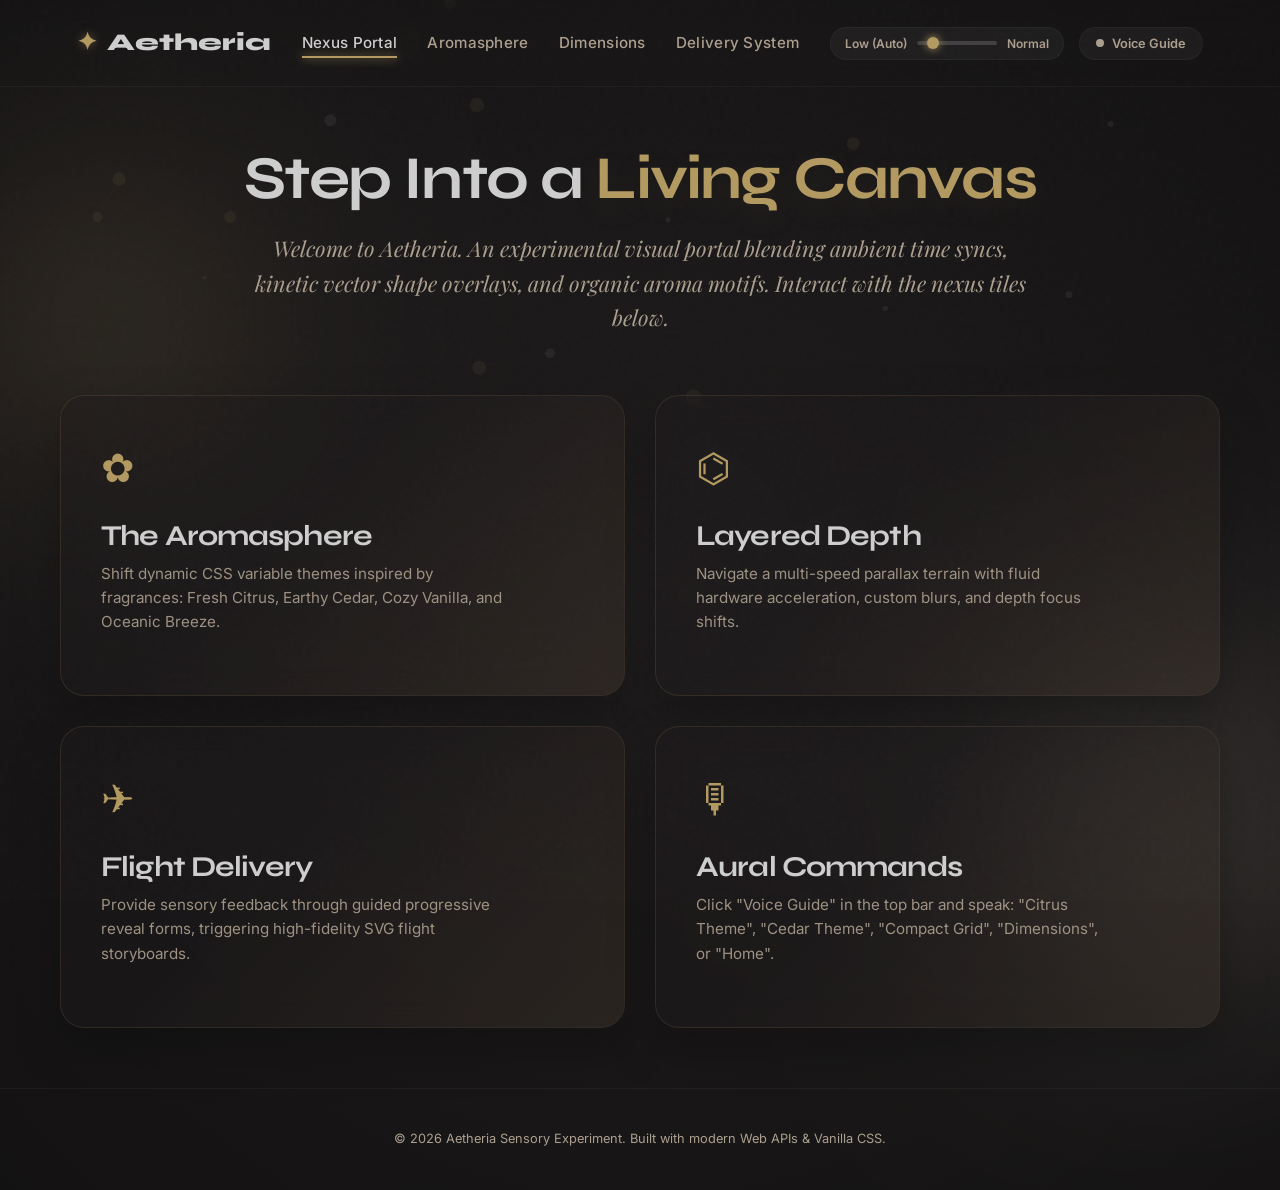
<file: index.html>
<!DOCTYPE html>
<html lang="en" data-scent="vanilla">
<head>
  <meta charset="UTF-8">
  <meta name="viewport" content="width=device-width, initial-scale=1.0">
  <title>Aetheria - The Sensory & Data Canvas</title>
  <meta name="description" content="Explore Aetheria: a high-fidelity sensory frontend blending ambient light syncing, voice highlights, morphing navigation tiles, and abstract data sketchpads.">
  <link rel="stylesheet" href="css/style.css">
</head>
<body>

  <!-- FEATURE 2: DYNAMIC SHAPE OVERLAY CANVAS -->
  <div class="overlay-canvas-container">
    <canvas id="overlayCanvas"></canvas>
  </div>

  <!-- Shared Floating Accent Bubbles -->
  <div class="ambient-glow glow-1"></div>
  <div class="ambient-glow glow-2"></div>

  <!-- Premium Header & Global Controls -->
  <header class="app-header">
    <div class="app-logo">
      <span>✦</span> Aetheria
    </div>
    <nav>
      <ul class="nav-links">
        <li><a href="index.html" class="active">Nexus Portal</a></li>
        <li><a href="sensory.html">Aromasphere</a></li>
        <li><a href="dimensions.html">Dimensions</a></li>
        <li><a href="feedback.html">Delivery System</a></li>
      </ul>
    </nav>

    <div class="ambient-controls">
      <!-- FEATURE 3: CONTEXT-SENSITIVE AMBIENT SLIDER -->
      <div class="ambient-slider-panel" id="ambientHighlighter">
        <span id="timeDisplay">12:00</span>
        <input type="range" min="0" max="1" step="0.05" value="0.5" class="ambient-range" id="ambientSlider" aria-label="Ambient Sync Simulator">
        <span>Normal</span>
      </div>

      <!-- FEATURE 7: VOICE ASSISTED TRIGGER -->
      <button class="voice-indicator" id="voiceTrigger" aria-label="Toggle Voice Control">
        <div class="mic-pulse"></div>
        <span>Voice Guide</span>
      </button>
    </div>
  </header>

  <!-- Hero Introductory Headline Section -->
  <main class="nexus-portal">
    <section style="text-align: center; margin-bottom: 60px; max-width: 800px; margin-left: auto; margin-right: auto;">
      <h1 style="font-size: 3.8rem; margin-bottom: 20px; line-height: 1.05;">
        Step Into a <span style="color: var(--color-accent); text-shadow: var(--scent-glow);">Living Canvas</span>
      </h1>
      <p style="font-family: var(--font-serif); font-style: italic; font-size: 1.35rem; color: var(--color-secondary); line-height: 1.6;">
        Welcome to Aetheria. An experimental visual portal blending ambient time syncs, kinetic vector shape overlays, and organic aroma motifs. Interact with the nexus tiles below.
      </p>
    </section>

    <!-- FEATURE 1: MORPHING NAVIGATION TILES -->
    <div class="portal-grid">
      <!-- Tile 1: The Aromasphere -->
      <div class="portal-tile voice-highlight-target" id="aromasphereTile" onclick="window.location.href='sensory.html'">
        <div class="tile-overlay-gradient"></div>
        <div class="tile-content">
          <div class="tile-icon">✿</div>
          <h2 class="tile-title">The Aromasphere</h2>
          <p class="tile-desc">Shift dynamic CSS variable themes inspired by fragrances: Fresh Citrus, Earthy Cedar, Cozy Vanilla, and Oceanic Breeze.</p>
          <div class="tile-submenu" onclick="event.stopPropagation();">
            <ul class="submenu-links">
              <li><button class="submenu-btn" onclick="window.location.href='sensory.html'">Enter Lab</button></li>
              <li><button class="submenu-btn" onclick="highlightSelector('#aromasphereTile')">Highlight</button></li>
            </ul>
          </div>
        </div>
      </div>

      <!-- Tile 2: Depth Scrolling -->
      <div class="portal-tile voice-highlight-target" id="dimensionsTile" onclick="window.location.href='dimensions.html'">
        <div class="tile-overlay-gradient"></div>
        <div class="tile-content">
          <div class="tile-icon">⌬</div>
          <h2 class="tile-title">Layered Depth</h2>
          <p class="tile-desc">Navigate a multi-speed parallax terrain with fluid hardware acceleration, custom blurs, and depth focus shifts.</p>
          <div class="tile-submenu" onclick="event.stopPropagation();">
            <ul class="submenu-links">
              <li><button class="submenu-btn" onclick="window.location.href='dimensions.html'">Dive Deep</button></li>
              <li><button class="submenu-btn" onclick="highlightSelector('#dimensionsTile')">Highlight</button></li>
            </ul>
          </div>
        </div>
      </div>

      <!-- Tile 3: Progressive Form Delivery -->
      <div class="portal-tile voice-highlight-target" id="deliveryTile" onclick="window.location.href='feedback.html'">
        <div class="tile-overlay-gradient"></div>
        <div class="tile-content">
          <div class="tile-icon">✈</div>
          <h2 class="tile-title">Flight Delivery</h2>
          <p class="tile-desc">Provide sensory feedback through guided progressive reveal forms, triggering high-fidelity SVG flight storyboards.</p>
          <div class="tile-submenu" onclick="event.stopPropagation();">
            <ul class="submenu-links">
              <li><button class="submenu-btn" onclick="window.location.href='feedback.html'">Launch Survey</button></li>
              <li><button class="submenu-btn" onclick="highlightSelector('#deliveryTile')">Highlight</button></li>
            </ul>
          </div>
        </div>
      </div>

      <!-- Tile 4: Ambient Core -->
      <div class="portal-tile voice-highlight-target" id="voiceTile">
        <div class="tile-overlay-gradient"></div>
        <div class="tile-content">
          <div class="tile-icon">🎙</div>
          <h2 class="tile-title">Aural Commands</h2>
          <p class="tile-desc">Click "Voice Guide" in the top bar and speak: "Citrus Theme", "Cedar Theme", "Compact Grid", "Dimensions", or "Home".</p>
          <div class="tile-submenu" onclick="event.stopPropagation();">
            <ul class="submenu-links">
              <li><button class="submenu-btn" onclick="document.getElementById('voiceTrigger').click()">Start Voice</button></li>
              <li><button class="submenu-btn" onclick="highlightSelector('#voiceTile')">Highlight</button></li>
            </ul>
          </div>
        </div>
      </div>
    </div>
  </main>

  <footer style="text-align: center; padding: 40px; border-top: 1px solid rgba(255,255,255,0.05); font-size: 0.8rem; color: var(--color-secondary);">
    <p>© 2026 Aetheria Sensory Experiment. Built with modern Web APIs & Vanilla CSS.</p>
  </footer>

  <script src="js/app.js"></script>
</body>
</html>
</file>
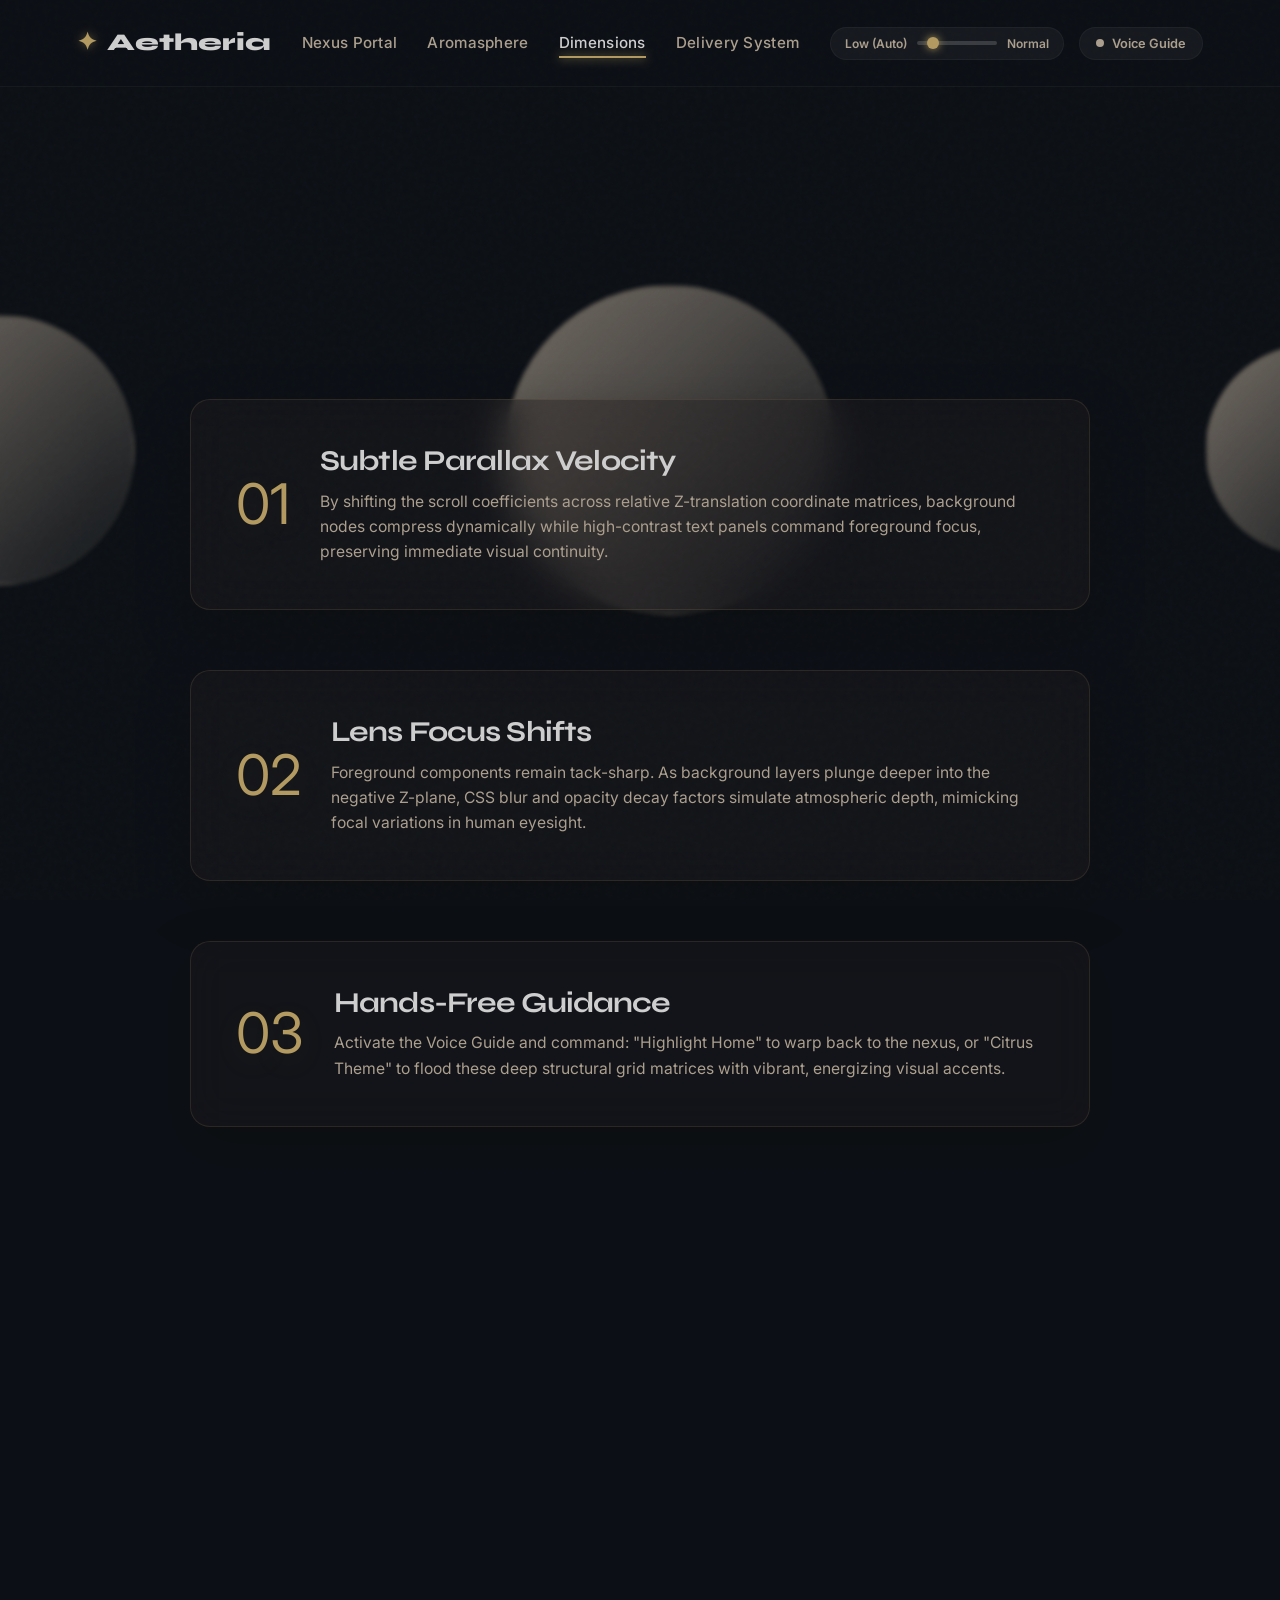
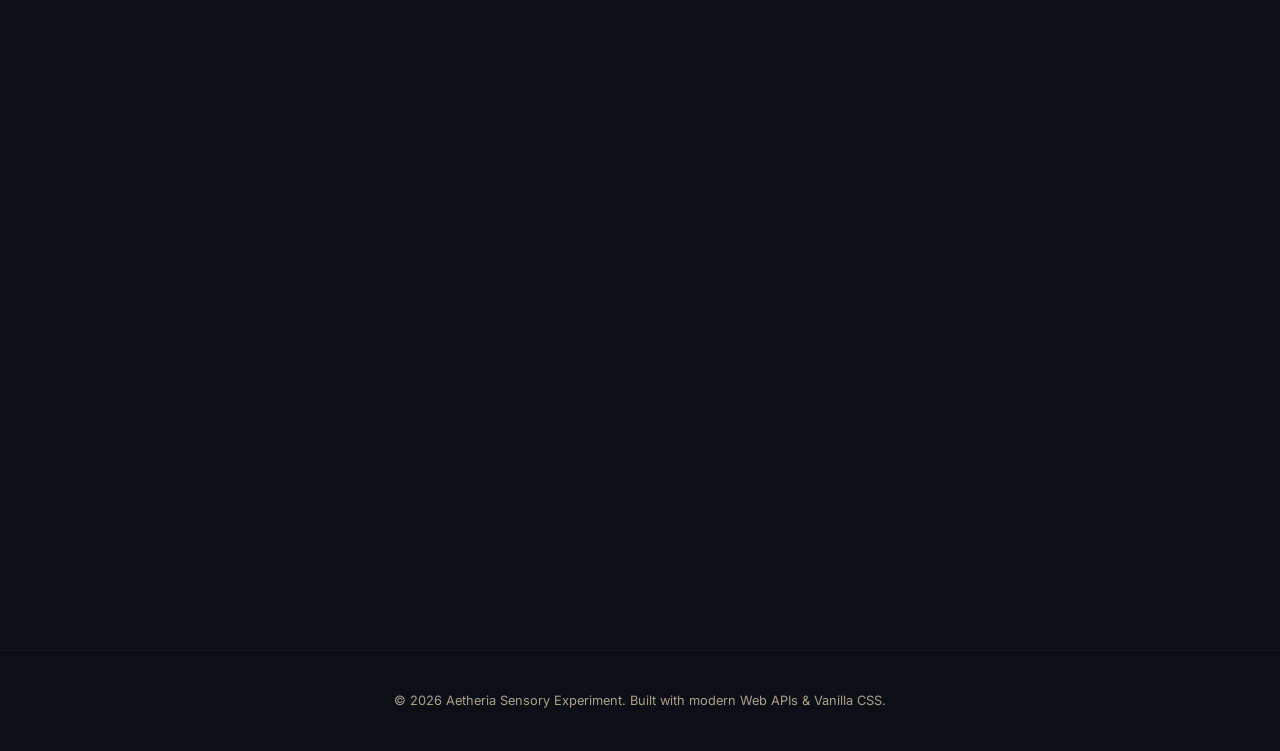
<file: dimensions.html>
<!DOCTYPE html>
<html lang="en" data-scent="vanilla">
<head>
  <meta charset="UTF-8">
  <meta name="viewport" content="width=device-width, initial-scale=1.0">
  <title>Layered Depth Parallax - Aetheria</title>
  <meta name="description" content="Immerse in deep space layered depth scrolling with high-performance CSS 3D parallax, focus shifts, and glassmorphism in Aetheria.">
  <link rel="stylesheet" href="css/style.css">
</head>
<body>

  <!-- BACKGROUND SHAPE OVERLAY CANVAS -->
  <div class="overlay-canvas-container">
    <canvas id="overlayCanvas"></canvas>
  </div>

  <div class="ambient-glow glow-1"></div>
  <div class="ambient-glow glow-2"></div>

  <!-- Premium Header & Global Controls -->
  <header class="app-header" style="position: fixed; background: rgba(2, 7, 14, 0.45);">
    <div class="app-logo" onclick="window.location.href='index.html'" style="cursor: pointer;">
      <span>✦</span> Aetheria
    </div>
    <nav>
      <ul class="nav-links">
        <li><a href="index.html">Nexus Portal</a></li>
        <li><a href="sensory.html">Aromasphere</a></li>
        <li><a href="dimensions.html" class="active">Dimensions</a></li>
        <li><a href="feedback.html">Delivery System</a></li>
      </ul>
    </nav>

    <div class="ambient-controls">
      <div class="ambient-slider-panel">
        <span id="timeDisplay">12:00</span>
        <input type="range" min="0" max="1" step="0.05" value="0.5" class="ambient-range" id="ambientSlider" aria-label="Ambient Sync Simulator">
        <span>Normal</span>
      </div>

      <button class="voice-indicator" id="voiceTrigger" aria-label="Toggle Voice Control">
        <div class="mic-pulse"></div>
        <span>Voice Guide</span>
      </button>
    </div>
  </header>

  <!-- FEATURE 5: LAYERED DEPTH SCROLLING PARALLAX CONTAINER -->
  <div class="parallax-viewport">
    
    <!-- Depth Layer 1: Far Dot Grid Background -->
    <div class="parallax-layer layer-depth-far"></div>

    <!-- Depth Layer 2: Mid-ground Floating Abstract Shapes -->
    <div class="parallax-layer layer-depth-mid">
      <div class="parallax-geometric-orb" style="top: 20%; left: 10%;"></div>
      <div class="parallax-geometric-orb" style="top: 60%; right: 15%; width: 220px; height: 220px; animation-duration: 35s;"></div>
      <div class="parallax-geometric-orb" style="top: 85%; left: 20%; width: 140px; height: 140px; animation-direction: reverse;"></div>
    </div>

    <!-- Depth Layer 3: Foreground Content Cards (Scrolls 1:1) -->
    <div class="parallax-layer layer-depth-front">
      
      <!-- Primary Title Panel -->
      <section class="parallax-hero-box voice-highlight-target" id="parallaxHero">
        <span class="step-label">Visual Dimensionality</span>
        <h1 class="parallax-title">Layered Depth</h1>
        <p class="parallax-lead">Scroll to drift across visual layers of three-dimensional space.</p>
        <div class="parallax-scroll-indicator">
          <span>Scroll to Explore</span>
          <div class="scroll-mouse-wheel"></div>
        </div>
      </section>

      <!-- Detailed Interactive Narrative Blocks (Scrolled dynamically into view) -->
      <section style="margin-top: 50vh; display: flex; flex-direction: column; gap: 60px; max-width: 900px; padding-bottom: 20vh;">
        
        <!-- Info Card 1 -->
        <div class="glass-panel voice-highlight-target" id="depthPanel1" style="display: flex; gap: 30px; align-items: center; padding: 45px;">
          <div style="font-size: 3.5rem; color: var(--color-accent); text-shadow: var(--scent-glow);">01</div>
          <div>
            <h2 style="font-size: 1.8rem; margin-bottom: 12px; color: #ffffff;">Subtle Parallax Velocity</h2>
            <p style="color: var(--color-secondary); font-size: 0.98rem; line-height: 1.6;">
              By shifting the scroll coefficients across relative Z-translation coordinate matrices, background nodes compress dynamically while high-contrast text panels command foreground focus, preserving immediate visual continuity.
            </p>
          </div>
        </div>

        <!-- Info Card 2 -->
        <div class="glass-panel voice-highlight-target" id="depthPanel2" style="display: flex; gap: 30px; align-items: center; padding: 45px;">
          <div style="font-size: 3.5rem; color: var(--color-accent); text-shadow: var(--scent-glow);">02</div>
          <div>
            <h2 style="font-size: 1.8rem; margin-bottom: 12px; color: #ffffff;">Lens Focus Shifts</h2>
            <p style="color: var(--color-secondary); font-size: 0.98rem; line-height: 1.6;">
              Foreground components remain tack-sharp. As background layers plunge deeper into the negative Z-plane, CSS blur and opacity decay factors simulate atmospheric depth, mimicking focal variations in human eyesight.
            </p>
          </div>
        </div>

        <!-- Info Card 3 -->
        <div class="glass-panel voice-highlight-target" id="depthPanel3" style="display: flex; gap: 30px; align-items: center; padding: 45px;">
          <div style="font-size: 3.5rem; color: var(--color-accent); text-shadow: var(--scent-glow);">03</div>
          <div>
            <h2 style="font-size: 1.8rem; margin-bottom: 12px; color: #ffffff;">Hands-Free Guidance</h2>
            <p style="color: var(--color-secondary); font-size: 0.98rem; line-height: 1.6;">
              Activate the Voice Guide and command: "Highlight Home" to warp back to the nexus, or "Citrus Theme" to flood these deep structural grid matrices with vibrant, energizing visual accents.
            </p>
          </div>
        </div>

      </section>

    </div>
  </div>

  <footer style="text-align: center; padding: 40px; background: #02070e; border-top: 1px solid rgba(255,255,255,0.05); font-size: 0.8rem; color: var(--color-secondary); position: relative; z-index: 100;">
    <p>© 2026 Aetheria Sensory Experiment. Built with modern Web APIs & Vanilla CSS.</p>
  </footer>

  <script src="js/app.js"></script>
</body>
</html>
</file>
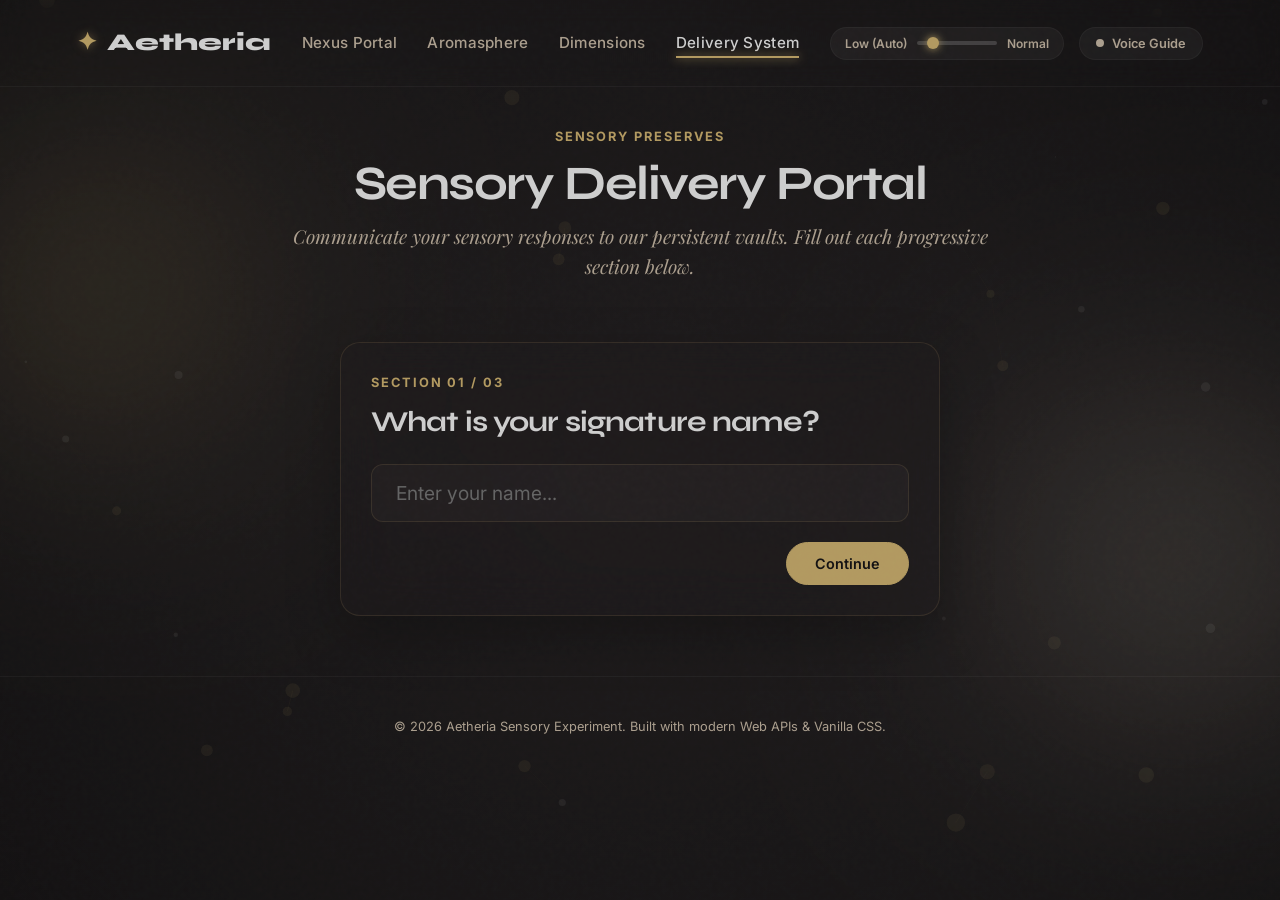
<file: feedback.html>
<!DOCTYPE html>
<html lang="en" data-scent="vanilla">
<head>
  <meta charset="UTF-8">
  <meta name="viewport" content="width=device-width, initial-scale=1.0">
  <title>Sensory Delivery System - Aetheria</title>
  <meta name="description" content="Engage with our progressive reveal form and experience the beautiful high-fidelity SVG paper plane storyboard micro-interaction in Aetheria.">
  <link rel="stylesheet" href="css/style.css">
</head>
<body>

  <!-- BACKGROUND SHAPE OVERLAY CANVAS -->
  <div class="overlay-canvas-container">
    <canvas id="overlayCanvas"></canvas>
  </div>

  <div class="ambient-glow glow-1"></div>
  <div class="ambient-glow glow-2"></div>

  <!-- Premium Header & Global Controls -->
  <header class="app-header">
    <div class="app-logo" onclick="window.location.href='index.html'" style="cursor: pointer;">
      <span>✦</span> Aetheria
    </div>
    <nav>
      <ul class="nav-links">
        <li><a href="index.html">Nexus Portal</a></li>
        <li><a href="sensory.html">Aromasphere</a></li>
        <li><a href="dimensions.html">Dimensions</a></li>
        <li><a href="feedback.html" class="active">Delivery System</a></li>
      </ul>
    </nav>

    <div class="ambient-controls">
      <div class="ambient-slider-panel">
        <span id="timeDisplay">12:00</span>
        <input type="range" min="0" max="1" step="0.05" value="0.5" class="ambient-range" id="ambientSlider" aria-label="Ambient Sync Simulator">
        <span>Normal</span>
      </div>

      <button class="voice-indicator" id="voiceTrigger" aria-label="Toggle Voice Control">
        <div class="mic-pulse"></div>
        <span>Voice Guide</span>
      </button>
    </div>
  </header>

  <main>
    <section class="gallery-section" style="margin-top: 40px; text-align: center; margin-bottom: 40px;">
      <span class="step-label">Sensory Preserves</span>
      <h1 class="gallery-title" style="font-size: 3rem; margin-top: 10px;">Sensory Delivery Portal</h1>
      <p style="color: var(--color-secondary); font-family: var(--font-serif); font-style: italic; font-size: 1.2rem; margin-top: 10px; max-width: 700px; margin-left: auto; margin-right: auto;">
        Communicate your sensory responses to our persistent vaults. Fill out each progressive section below.
      </p>
    </section>

    <!-- FEATURE 6: PROGRESSIVE REVEAL FORM -->
    <div class="progressive-form-container glass-panel voice-highlight-target" id="surveyPanel">
      <form id="sensorySurvey" onsubmit="event.preventDefault();">
        
        <!-- Step 1: Signature -->
        <div class="form-step active" data-step="0">
          <span class="step-label">Section 01 / 03</span>
          <h2 class="step-question">What is your signature name?</h2>
          <input type="text" class="input-box" id="sigName" placeholder="Enter your name..." required autocomplete="off">
          <div class="form-navigation">
            <button type="button" class="form-btn form-btn-next">Continue</button>
          </div>
        </div>

        <!-- Step 2: Scent Dropdown -->
        <div class="form-step" data-step="1">
          <span class="step-label">Section 02 / 03</span>
          <h2 class="step-question">Which primary scent evokes your focus?</h2>
          <select class="input-box" id="sigScent" style="background-color: var(--bg-primary);">
            <option value="citrus">Fresh Sicilian Citrus</option>
            <option value="cedar">Earthy Atlas Cedarwood</option>
            <option value="vanilla" selected>Cozy Madagascar Vanilla</option>
            <option value="breeze">Oceanic Salted Breeze</option>
          </select>
          <div class="form-navigation">
            <button type="button" class="form-btn form-btn-next">Continue</button>
          </div>
        </div>

        <!-- Step 3: Free Memory -->
        <div class="form-step" data-step="2">
          <span class="step-label">Section 03 / 03</span>
          <h2 class="step-question">Describe a sensory memory or feeling:</h2>
          <textarea class="input-box" id="sigText" rows="4" placeholder="Warm sunlight falling on pine needles..." required></textarea>
          <div class="form-navigation">
            <button type="button" class="form-btn form-btn-next">Complete & Deliver</button>
          </div>
        </div>

      </form>
    </div>
  </main>

  <!-- FEATURE 4: MICRO-INTERACTION STORYBOARD FULL-SCREEN OVERLAY -->
  <div class="storyboard-overlay" id="storyboardOverlay">
    <div class="paper-plane-container">
      
      <!-- Looping dotted flight path vector -->
      <svg class="trail-svg" viewBox="0 0 500 350">
        <path id="flightPath" fill="none" stroke="rgba(255,255,255,0.25)" stroke-width="1.5" stroke-dasharray="6,6"
              d="M 50 300 C 150 100, 250 50, 250 180 C 250 280, 150 280, 200 150 C 220 80, 380 50, 480 30" />
      </svg>

      <!-- Custom High-Fidelity SVG Paper Plane -->
      <svg class="flying-plane" id="flyingPlane" viewBox="0 0 24 24">
        <path d="M2.01 21L23 12 2.01 3 2 10l15 2-15 2z"/>
      </svg>

      <!-- Final Success Reveal splash -->
      <div class="flight-success-message" id="successMessage">
        <div style="font-size: 4rem; margin-bottom: 20px; color: var(--color-accent);">✓</div>
        <h2>Sensory Accords Delivered</h2>
        <p style="font-size: 0.95rem; color: var(--color-secondary); margin-top: 10px; max-width: 320px;">
          Your sensory memory has been packaged and flown into our global persistent archive.
        </p>
        <button class="submenu-btn" style="margin: 30px auto 0 auto;" onclick="window.location.href='index.html'">Return to Portal</button>
      </div>

    </div>
  </div>

  <footer style="text-align: center; padding: 40px; border-top: 1px solid rgba(255,255,255,0.05); font-size: 0.8rem; color: var(--color-secondary);">
    <p>© 2026 Aetheria Sensory Experiment. Built with modern Web APIs & Vanilla CSS.</p>
  </footer>

  <script src="js/app.js"></script>
</body>
</html>
</file>
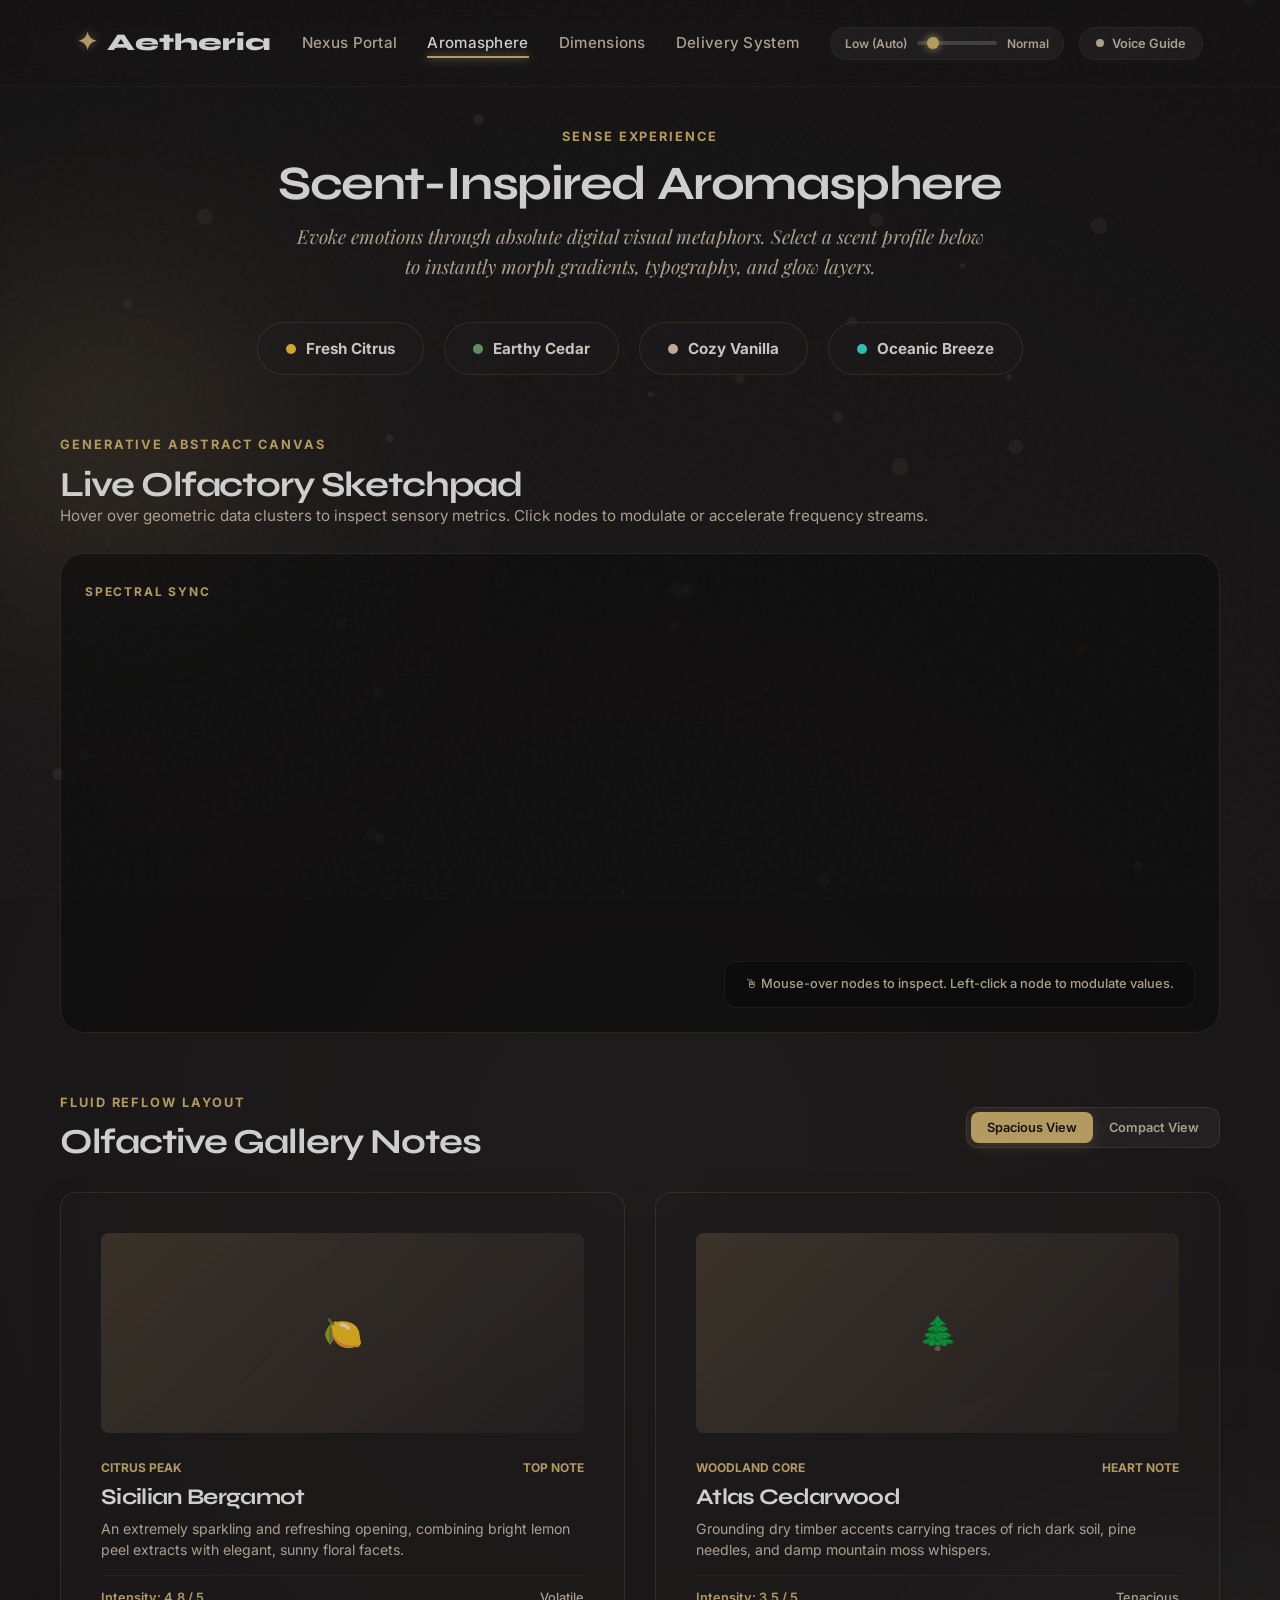
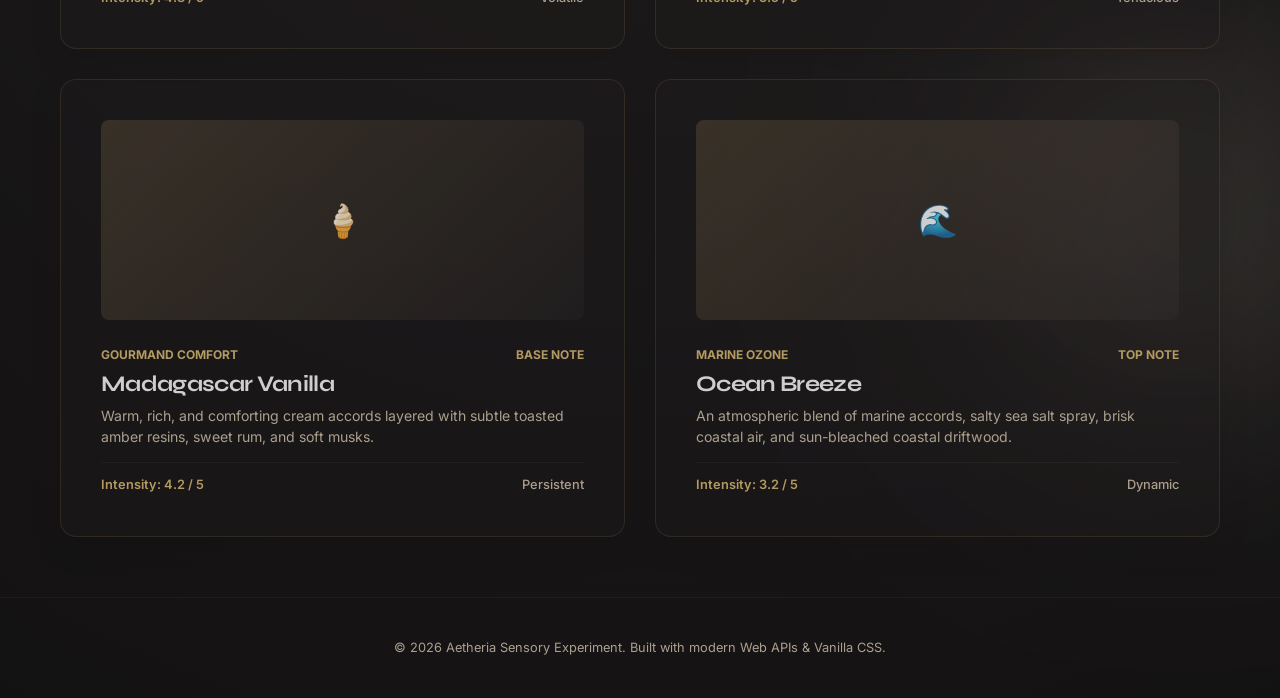
<file: sensory.html>
<!DOCTYPE html>
<html lang="en" data-scent="vanilla">
<head>
  <meta charset="UTF-8">
  <meta name="viewport" content="width=device-width, initial-scale=1.0">
  <title>Aromasphere & Live Sketchpad - Aetheria</title>
  <meta name="description" content="Immerse in scent-inspired UI motifs, test high-performance adaptive grid density gallery layouts, and interact with the real-time abstract data sketchpad in Aetheria.">
  <link rel="stylesheet" href="css/style.css">
</head>
<body>

  <!-- BACKGROUND SHAPE OVERLAY CANVAS -->
  <div class="overlay-canvas-container">
    <canvas id="overlayCanvas"></canvas>
  </div>

  <div class="ambient-glow glow-1"></div>
  <div class="ambient-glow glow-2"></div>

  <!-- Premium Header & Global Controls -->
  <header class="app-header">
    <div class="app-logo" onclick="window.location.href='index.html'" style="cursor: pointer;">
      <span>✦</span> Aetheria
    </div>
    <nav>
      <ul class="nav-links">
        <li><a href="index.html">Nexus Portal</a></li>
        <li><a href="sensory.html" class="active">Aromasphere</a></li>
        <li><a href="dimensions.html">Dimensions</a></li>
        <li><a href="feedback.html">Delivery System</a></li>
      </ul>
    </nav>

    <div class="ambient-controls">
      <div class="ambient-slider-panel">
        <span id="timeDisplay">12:00</span>
        <input type="range" min="0" max="1" step="0.05" value="0.5" class="ambient-range" id="ambientSlider" aria-label="Ambient Sync Simulator">
        <span>Normal</span>
      </div>

      <button class="voice-indicator" id="voiceTrigger" aria-label="Toggle Voice Control">
        <div class="mic-pulse"></div>
        <span>Voice Guide</span>
      </button>
    </div>
  </header>

  <main>
    <!-- FEATURE 9: SCENT-INSPIRED UI MOTIFS SECTION -->
    <section class="gallery-section" style="margin-top: 40px;">
      <div style="text-align: center; margin-bottom: 40px;">
        <span class="step-label">Sense Experience</span>
        <h1 class="gallery-title" style="font-size: 3rem; margin-top: 10px;">Scent-Inspired Aromasphere</h1>
        <p style="color: var(--color-secondary); font-family: var(--font-serif); font-style: italic; font-size: 1.2rem; margin-top: 10px; max-width: 700px; margin-left: auto; margin-right: auto;">
          Evoke emotions through absolute digital visual metaphors. Select a scent profile below to instantly morph gradients, typography, and glow layers.
        </p>
      </div>

      <!-- Scent Switch Panel -->
      <div class="scent-picker-panel voice-highlight-target" id="scentPicker">
        <button class="scent-card-option" data-scent-select="citrus" onclick="setScentTheme('citrus')">
          <div class="scent-dot" style="background: HSL(45, 100%, 60%);"></div> Fresh Citrus
        </button>
        <button class="scent-card-option" data-scent-select="cedar" onclick="setScentTheme('cedar')">
          <div class="scent-dot" style="background: HSL(120, 25%, 55%);"></div> Earthy Cedar
        </button>
        <button class="scent-card-option" data-scent-select="vanilla" onclick="setScentTheme('vanilla')">
          <div class="scent-dot" style="background: HSL(34, 60%, 80%);"></div> Cozy Vanilla
        </button>
        <button class="scent-card-option" data-scent-select="breeze" onclick="setScentTheme('breeze')">
          <div class="scent-dot" style="background: HSL(175, 80%, 55%);"></div> Oceanic Breeze
        </button>
      </div>
    </section>

    <!-- FEATURE 10: LIVE DATA SKETCHPAD SECTION -->
    <section class="sketchpad-section">
      <div style="margin-bottom: 24px;">
        <span class="step-label">Generative Abstract Canvas</span>
        <h2 style="font-size: 2.2rem; margin-top: 8px;">Live Olfactory Sketchpad</h2>
        <p style="color: var(--color-secondary); font-size: 0.95rem;">Hover over geometric data clusters to inspect sensory metrics. Click nodes to modulate or accelerate frequency streams.</p>
      </div>

      <div class="sketchpad-container voice-highlight-target" id="sketchpadPanel">
        <canvas id="sketchpadCanvas"></canvas>

        <div class="sketchpad-overlay-ui">
          <span style="font-size: 0.75rem; font-weight: 700; text-transform: uppercase; letter-spacing: 0.15em; color: var(--color-accent);">Spectral Sync</span>
        </div>

        <div class="sketchpad-instructions">
          🖱 Mouse-over nodes to inspect. Left-click a node to modulate values.
        </div>

        <!-- Node Inspector UI Overlay Card -->
        <div class="node-inspector-card" id="nodeInspector">
          <h3 class="inspector-title">Active Node</h3>
          <div class="inspector-data-row">
            <span class="inspector-data-label">Diffused Intensity:</span>
            <span class="inspector-data-val" data-val="intensity">0.0 ml</span>
          </div>
          <div class="inspector-data-row">
            <span class="inspector-data-label">Saturation Index:</span>
            <span class="inspector-data-val" data-val="index">0%</span>
          </div>
          <div class="inspector-data-row">
            <span class="inspector-data-label">Coordinates:</span>
            <span class="inspector-data-val" data-val="coord">X: 0, Y: 0</span>
          </div>
        </div>
      </div>
    </section>

    <!-- FEATURE 8: ADAPTIVE GRID DENSITY SECTION -->
    <section class="gallery-section">
      <div class="gallery-toolbar">
        <div>
          <span class="step-label">Fluid Reflow Layout</span>
          <h2 style="font-size: 2.2rem; margin-top: 8px;">Olfactive Gallery Notes</h2>
        </div>

        <!-- Density Toggle Panel -->
        <div class="density-toggle-panel voice-highlight-target" id="densityPanel">
          <button class="density-btn active" id="densitySpacious" data-density="spacious" onclick="toggleDensity('spacious')">Spacious View</button>
          <button class="density-btn" id="densityCompact" data-density="compact" onclick="toggleDensity('compact')">Compact View</button>
        </div>
      </div>

      <!-- Fluid Reflowing Cards Container -->
      <div class="adaptive-grid spacious" id="adaptiveGrid">
        <!-- Card 1 -->
        <div class="gallery-card">
          <div class="card-image">🍋</div>
          <div class="card-content">
            <div>
              <div class="card-header-meta">
                <span>Citrus Peak</span>
                <span>Top Note</span>
              </div>
              <h3 class="card-title">Sicilian Bergamot</h3>
              <p class="card-desc">An extremely sparkling and refreshing opening, combining bright lemon peel extracts with elegant, sunny floral facets.</p>
            </div>
            <div class="card-footer">
              <span class="card-intensity">Intensity: 4.8 / 5</span>
              <span style="font-size: 0.8rem; font-weight: 500; color: var(--color-secondary);">Volatile</span>
            </div>
          </div>
        </div>

        <!-- Card 2 -->
        <div class="gallery-card">
          <div class="card-image">🌲</div>
          <div class="card-content">
            <div>
              <div class="card-header-meta">
                <span>Woodland Core</span>
                <span>Heart Note</span>
              </div>
              <h3 class="card-title">Atlas Cedarwood</h3>
              <p class="card-desc">Grounding dry timber accents carrying traces of rich dark soil, pine needles, and damp mountain moss whispers.</p>
            </div>
            <div class="card-footer">
              <span class="card-intensity">Intensity: 3.5 / 5</span>
              <span style="font-size: 0.8rem; font-weight: 500; color: var(--color-secondary);">Tenacious</span>
            </div>
          </div>
        </div>

        <!-- Card 3 -->
        <div class="gallery-card">
          <div class="card-image">🍦</div>
          <div class="card-content">
            <div>
              <div class="card-header-meta">
                <span>Gourmand Comfort</span>
                <span>Base Note</span>
              </div>
              <h3 class="card-title">Madagascar Vanilla</h3>
              <p class="card-desc">Warm, rich, and comforting cream accords layered with subtle toasted amber resins, sweet rum, and soft musks.</p>
            </div>
            <div class="card-footer">
              <span class="card-intensity">Intensity: 4.2 / 5</span>
              <span style="font-size: 0.8rem; font-weight: 500; color: var(--color-secondary);">Persistent</span>
            </div>
          </div>
        </div>

        <!-- Card 4 -->
        <div class="gallery-card">
          <div class="card-image">🌊</div>
          <div class="card-content">
            <div>
              <div class="card-header-meta">
                <span>Marine Ozone</span>
                <span>Top Note</span>
              </div>
              <h3 class="card-title">Ocean Breeze</h3>
              <p class="card-desc">An atmospheric blend of marine accords, salty sea salt spray, brisk coastal air, and sun-bleached coastal driftwood.</p>
            </div>
            <div class="card-footer">
              <span class="card-intensity">Intensity: 3.2 / 5</span>
              <span style="font-size: 0.8rem; font-weight: 500; color: var(--color-secondary);">Dynamic</span>
            </div>
          </div>
        </div>
      </div>
    </section>
  </main>

  <footer style="text-align: center; padding: 40px; border-top: 1px solid rgba(255,255,255,0.05); font-size: 0.8rem; color: var(--color-secondary);">
    <p>© 2026 Aetheria Sensory Experiment. Built with modern Web APIs & Vanilla CSS.</p>
  </footer>

  <script src="js/app.js"></script>
</body>
</html>
</file>
<file: css/style.css>
/*
 * Aetheria CSS System - Vanilla Premium Stylesheet
 * Integrates visual tokens, glassmorphism, responsive grid structures,
 * fluid typography, scent themes, and high-performance hardware-accelerated animations.
 */

@import url('https://fonts.googleapis.com/css2?family=Inter:wght@300;400;500;600;700&family=Playfair+Display:ital,wght@0,400;0,600;1,400&family=Syne:wght@500;700;800&display=swap');

/* ==========================================
   CSS CUSTOM VARIABLES & SCENT ARCHITECTURE
   ========================================== */
:root {
  /* Default: Cozy Vanilla Theme */
  --bg-primary: #0b090a;
  --bg-gradient: radial-gradient(circle at 50% 50%, #1a1617 0%, #0b090a 100%);
  --color-primary: HSL(34, 40%, 95%);
  --color-secondary: HSL(34, 30%, 75%);
  --color-accent: HSL(42, 60%, 65%);
  --color-accent-rgb: 219, 182, 114;
  --glass-bg: rgba(26, 22, 23, 0.4);
  --glass-border: rgba(219, 182, 114, 0.15);
  --glass-shadow: rgba(0, 0, 0, 0.4);
  --scent-glow: 0 8px 32px rgba(219, 182, 114, 0.1);
  --font-sans: 'Inter', sans-serif;
  --font-display: 'Syne', sans-serif;
  --font-serif: 'Playfair Display', serif;
  
  --transition-smooth: all 0.6s cubic-bezier(0.16, 1, 0.3, 1);
  --transition-fast: all 0.3s cubic-bezier(0.25, 0.8, 0.25, 1);
  --perspective: 1000px;
}

/* Citrus Scent Theme */
[data-scent="citrus"] {
  --bg-primary: #050d0a;
  --bg-gradient: radial-gradient(circle at 50% 50%, #0c1f18 0%, #050d0a 100%);
  --color-primary: HSL(140, 60%, 95%);
  --color-secondary: HSL(150, 40%, 80%);
  --color-accent: HSL(45, 100%, 60%); /* Juicy Lemon */
  --color-accent-rgb: 255, 215, 0;
  --glass-bg: rgba(12, 31, 24, 0.4);
  --glass-border: rgba(255, 215, 0, 0.15);
  --glass-shadow: rgba(0, 0, 0, 0.5);
  --scent-glow: 0 8px 32px rgba(255, 215, 0, 0.15);
}

/* Earthy Cedar Theme */
[data-scent="cedar"] {
  --bg-primary: #0d0c0a;
  --bg-gradient: radial-gradient(circle at 50% 50%, #201a14 0%, #0d0c0a 100%);
  --color-primary: HSL(35, 40%, 92%);
  --color-secondary: HSL(35, 20%, 75%);
  --color-accent: HSL(120, 25%, 55%); /* Forest Pine */
  --color-accent-rgb: 106, 141, 106;
  --glass-bg: rgba(32, 26, 20, 0.45);
  --glass-border: rgba(106, 141, 106, 0.2);
  --glass-shadow: rgba(0, 0, 0, 0.6);
  --scent-glow: 0 8px 32px rgba(106, 141, 106, 0.12);
}

/* Oceanic Breeze Theme */
[data-scent="breeze"] {
  --bg-primary: #030a12;
  --bg-gradient: radial-gradient(circle at 50% 50%, #07192d 0%, #030a12 100%);
  --color-primary: HSL(210, 60%, 95%);
  --color-secondary: HSL(200, 40%, 80%);
  --color-accent: HSL(175, 80%, 55%); /* Crisp seafoam */
  --color-accent-rgb: 71, 209, 191;
  --glass-bg: rgba(7, 25, 45, 0.4);
  --glass-border: rgba(71, 209, 191, 0.2);
  --glass-shadow: rgba(0, 0, 0, 0.5);
  --scent-glow: 0 8px 32px rgba(71, 209, 191, 0.15);
}

/* Ambient Sync Lighting Modes */
[data-light="low"] {
  filter: contrast(0.9) brightness(0.85);
}
[data-light="high"] {
  filter: contrast(1.1) brightness(1.05);
  text-shadow: 0 0 1px rgba(255,255,255,0.1);
}

/* ==========================================
   BASE & STRUCTURAL RESET
   ========================================== */
*, *::before, *::after {
  box-sizing: border-box;
  margin: 0;
  padding: 0;
}

body {
  font-family: var(--font-sans);
  color: var(--color-primary);
  background-color: var(--bg-primary);
  background-image: var(--bg-gradient);
  min-height: 100vh;
  overflow-x: hidden;
  position: relative;
  line-height: 1.6;
}

/* Dynamic Noise Texture Overlay */
body::after {
  content: "";
  position: fixed;
  top: 0;
  left: 0;
  width: 100vw;
  height: 100vh;
  background-image: url("data:image/svg+xml,%3Csvg viewBox='0 0 200 200' xmlns='http://www.w3.org/2000/svg'%3E%3Cfilter id='noiseFilter'%3E%3CfeTurbulence type='fractalNoise' baseFrequency='0.8' numOctaves='3' stitchTiles='stitch'/%3E%3C/filter%3E%3Crect width='100%25' height='100%25' filter='url(%23noiseFilter)' opacity='0.02'/%3E%3C/svg%3E");
  pointer-events: none;
  z-index: 9999;
}

h1, h2, h3, h4, h5, h6 {
  font-family: var(--font-display);
  font-weight: 700;
  letter-spacing: -0.03em;
  line-height: 1.1;
  color: #ffffff;
}

a {
  color: var(--color-accent);
  text-decoration: none;
  transition: var(--transition-fast);
}

button, input, textarea, select {
  font-family: inherit;
  color: inherit;
  background: none;
  border: none;
  outline: none;
}

/* Custom Scrollbar */
::-webkit-scrollbar {
  width: 8px;
}
::-webkit-scrollbar-track {
  background: var(--bg-primary);
}
::-webkit-scrollbar-thumb {
  background: var(--glass-border);
  border-radius: 4px;
}
::-webkit-scrollbar-thumb:hover {
  background: var(--color-accent);
}

/* ==========================================
   GLOBAL GLASS SYSTEM & INTERFACES
   ========================================== */
.glass-panel {
  background: var(--glass-bg);
  backdrop-filter: blur(20px) saturate(120%);
  -webkit-backdrop-filter: blur(20px) saturate(120%);
  border: 1px solid var(--glass-border);
  border-radius: 20px;
  box-shadow: 0 20px 50px var(--glass-shadow);
  padding: 30px;
  transition: var(--transition-smooth);
}

.glass-panel:hover {
  border-color: rgba(var(--color-accent-rgb), 0.3);
  box-shadow: var(--scent-glow), 0 25px 60px var(--glass-shadow);
}

/* Ambient UI Floating Light Indicators */
.ambient-glow {
  position: absolute;
  border-radius: 50%;
  filter: blur(120px);
  z-index: -1;
  opacity: 0.35;
  mix-blend-mode: screen;
  pointer-events: none;
  transition: var(--transition-smooth);
}

.glow-1 {
  width: 400px;
  height: 400px;
  top: 10%;
  left: -100px;
  background: radial-gradient(circle, var(--color-accent) 0%, rgba(0,0,0,0) 70%);
}

.glow-2 {
  width: 500px;
  height: 500px;
  bottom: 10%;
  right: -150px;
  background: radial-gradient(circle, var(--color-secondary) 0%, rgba(0,0,0,0) 70%);
}

/* Header & Shared Navigation Bar */
.app-header {
  display: flex;
  justify-content: space-between;
  align-items: center;
  padding: 24px 6%;
  position: sticky;
  top: 0;
  left: 0;
  width: 100%;
  z-index: 1000;
  background: rgba(var(--bg-primary), 0.5);
  backdrop-filter: blur(12px);
  border-bottom: 1px solid rgba(255, 255, 255, 0.05);
}

.app-logo {
  font-family: var(--font-display);
  font-size: 1.5rem;
  font-weight: 800;
  color: #ffffff;
  display: flex;
  align-items: center;
  gap: 10px;
}

.app-logo span {
  color: var(--color-accent);
  text-shadow: 0 0 10px rgba(var(--color-accent-rgb), 0.5);
}

.nav-links {
  display: flex;
  gap: 30px;
  list-style: none;
}

.nav-links a {
  font-weight: 500;
  font-size: 0.95rem;
  letter-spacing: 0.02em;
  color: var(--color-secondary);
  position: relative;
  padding: 6px 0;
}

.nav-links a::after {
  content: "";
  position: absolute;
  bottom: 0;
  left: 0;
  width: 0;
  height: 2px;
  background: var(--color-accent);
  box-shadow: 0 0 10px var(--color-accent);
  transition: var(--transition-fast);
}

.nav-links a:hover,
.nav-links a.active {
  color: #ffffff;
}

.nav-links a:hover::after,
.nav-links a.active::after {
  width: 100%;
}

.ambient-controls {
  display: flex;
  align-items: center;
  gap: 15px;
}

/* Voice Indicator UI Widget */
.voice-indicator {
  display: flex;
  align-items: center;
  gap: 8px;
  background: rgba(255, 255, 255, 0.05);
  padding: 8px 16px;
  border-radius: 30px;
  font-size: 0.8rem;
  font-weight: 600;
  color: var(--color-secondary);
  border: 1px solid rgba(255,255,255,0.05);
  cursor: pointer;
  transition: var(--transition-fast);
}

.voice-indicator:hover {
  background: rgba(255,255,255,0.1);
  color: #ffffff;
}

.voice-indicator.listening {
  color: var(--color-accent);
  border-color: rgba(var(--color-accent-rgb), 0.4);
  box-shadow: 0 0 15px rgba(var(--color-accent-rgb), 0.2);
}

.voice-indicator.listening .mic-pulse {
  background: var(--color-accent);
  animation: mic-pulse 1.2s infinite;
}

.mic-pulse {
  width: 8px;
  height: 8px;
  background: var(--color-secondary);
  border-radius: 50%;
  transition: var(--transition-fast);
}

@keyframes mic-pulse {
  0% { transform: scale(0.9); opacity: 0.5; }
  50% { transform: scale(1.4); opacity: 1; box-shadow: 0 0 8px var(--color-accent); }
  100% { transform: scale(0.9); opacity: 0.5; }
}

/* ==========================================
   FEATURE 1: MORPHING NAVIGATION TILES
   ========================================== */
.nexus-portal {
  max-width: 1200px;
  margin: 60px auto;
  padding: 0 20px;
}

.portal-grid {
  display: grid;
  grid-template-columns: repeat(2, 1fr);
  gap: 30px;
  perspective: var(--perspective);
}

.portal-tile {
  min-height: 280px;
  position: relative;
  display: flex;
  flex-direction: column;
  justify-content: flex-end;
  align-items: flex-start;
  padding: 40px;
  border-radius: 24px;
  overflow: hidden;
  cursor: pointer;
  background: var(--glass-bg);
  border: 1px solid var(--glass-border);
  backdrop-filter: blur(15px);
  box-shadow: 0 20px 45px var(--glass-shadow);
  transition: border-radius 0.6s cubic-bezier(0.34, 1.56, 0.64, 1),
              transform 0.6s cubic-bezier(0.16, 1, 0.3, 1),
              box-shadow 0.6s cubic-bezier(0.16, 1, 0.3, 1),
              background-color 0.6s cubic-bezier(0.16, 1, 0.3, 1);
  transform-style: preserve-3d;
}

/* Morphing organic border radius and shift on hover */
.portal-tile:hover {
  border-radius: 65% 35% 45% 55% / 55% 45% 55% 45%;
  transform: translateY(-8px) scale(1.02) rotateX(2deg) rotateY(-2deg);
  background-color: rgba(var(--color-accent-rgb), 0.08);
  border-color: rgba(var(--color-accent-rgb), 0.4);
  box-shadow: var(--scent-glow), 0 30px 60px var(--glass-shadow);
}

.tile-overlay-gradient {
  position: absolute;
  top: 0;
  left: 0;
  width: 100%;
  height: 100%;
  background: linear-gradient(135deg, rgba(0, 0, 0, 0) 40%, rgba(var(--color-accent-rgb), 0.1) 100%);
  pointer-events: none;
  z-index: 1;
}

.tile-content {
  position: relative;
  z-index: 2;
  transform: translateZ(30px);
  width: 100%;
}

.tile-icon {
  font-size: 2.5rem;
  margin-bottom: 20px;
  color: var(--color-accent);
  transition: var(--transition-smooth);
}

.portal-tile:hover .tile-icon {
  transform: scale(1.2) rotate(-5deg);
  text-shadow: 0 0 15px rgba(var(--color-accent-rgb), 0.6);
}

.tile-title {
  font-family: var(--font-display);
  font-size: 1.8rem;
  margin-bottom: 10px;
  font-weight: 700;
  color: #ffffff;
}

.tile-desc {
  font-size: 0.95rem;
  color: var(--color-secondary);
  max-width: 85%;
  margin-bottom: 20px;
  opacity: 0.9;
  transition: var(--transition-fast);
}

/* Revealed Morph Submenu Container */
.tile-submenu {
  max-height: 0;
  opacity: 0;
  overflow: hidden;
  transition: max-height 0.5s cubic-bezier(0.16, 1, 0.3, 1),
              opacity 0.4s ease,
              margin-top 0.4s ease;
  width: 100%;
  border-top: 1px solid rgba(255, 255, 255, 0.0);
  padding-top: 0;
}

.portal-tile:hover .tile-submenu {
  max-height: 120px;
  opacity: 1;
  margin-top: 15px;
  border-top: 1px solid rgba(var(--color-accent-rgb), 0.2);
  padding-top: 15px;
}

.submenu-links {
  display: flex;
  gap: 15px;
  list-style: none;
}

.submenu-btn {
  font-size: 0.85rem;
  font-weight: 600;
  padding: 8px 16px;
  background: rgba(255, 255, 255, 0.05);
  border: 1px solid rgba(255, 255, 255, 0.1);
  border-radius: 30px;
  color: #ffffff;
  cursor: pointer;
  display: flex;
  align-items: center;
  gap: 6px;
  transition: var(--transition-fast);
}

.submenu-btn:hover {
  background: var(--color-accent);
  color: var(--bg-primary);
  border-color: var(--color-accent);
  box-shadow: 0 0 15px rgba(var(--color-accent-rgb), 0.3);
}

/* ==========================================
   FEATURE 2: DYNAMIC SHAPE OVERLAYS
   ========================================== */
.overlay-canvas-container {
  position: fixed;
  top: 0;
  left: 0;
  width: 100vw;
  height: 100vh;
  z-index: -2;
  pointer-events: none;
  overflow: hidden;
}

#overlayCanvas {
  width: 100%;
  height: 100%;
  display: block;
}

/* ==========================================
   FEATURE 3: CONTEXT-SENSITIVE AMBIENT SLIDER
   ========================================== */
.ambient-slider-panel {
  display: flex;
  align-items: center;
  gap: 10px;
  background: rgba(255,255,255,0.05);
  padding: 6px 14px;
  border-radius: 20px;
  border: 1px solid rgba(255,255,255,0.05);
}

.ambient-slider-panel span {
  font-size: 0.75rem;
  font-weight: 600;
  color: var(--color-secondary);
}

.ambient-range {
  -webkit-appearance: none;
  width: 80px;
  height: 4px;
  border-radius: 2px;
  background: rgba(255,255,255,0.2);
  outline: none;
}

.ambient-range::-webkit-slider-thumb {
  -webkit-appearance: none;
  width: 12px;
  height: 12px;
  border-radius: 50%;
  background: var(--color-accent);
  cursor: pointer;
  box-shadow: 0 0 8px var(--color-accent);
  transition: var(--transition-fast);
}

/* ==========================================
   FEATURE 5: LAYERED DEPTH PARALLAX SCROLLING
   ========================================== */
.parallax-viewport {
  position: relative;
  width: 100vw;
  height: 250vh; /* Extremely tall to provide deep scroll range */
  background: #02070e;
  overflow: hidden;
}

.parallax-layer {
  position: fixed;
  top: 0;
  left: 0;
  width: 100%;
  height: 100%;
  will-change: transform;
  pointer-events: none;
}

/* Dynamic Z-translation for true hardware parallax depth mapping */
.layer-depth-far {
  z-index: 10;
  transform: translate3d(0, 0, -300px) scale(2);
  filter: blur(4px);
  opacity: 0.4;
  background-image: radial-gradient(rgba(255,255,255,0.05) 1px, transparent 0);
  background-size: 40px 40px;
}

.layer-depth-mid {
  z-index: 20;
  transform: translate3d(0, 0, -150px) scale(1.5);
  filter: blur(1.5px);
  opacity: 0.65;
  display: flex;
  align-items: center;
  justify-content: space-around;
}

.parallax-geometric-orb {
  width: 180px;
  height: 180px;
  border-radius: 50%;
  background: linear-gradient(135deg, var(--color-secondary), rgba(0,0,0,0));
  border: 1px solid var(--glass-border);
  box-shadow: inset 0 0 30px rgba(255,255,255,0.05);
  animation: orb-spin 20s infinite linear;
}

@keyframes orb-spin {
  from { transform: rotate(0deg); }
  to { transform: rotate(360deg); }
}

.layer-depth-front {
  z-index: 30;
  transform: translate3d(0, 0, 0) scale(1);
  pointer-events: auto;
  display: flex;
  flex-direction: column;
  justify-content: center;
  align-items: center;
  padding: 0 10%;
}

.parallax-hero-box {
  max-width: 800px;
  text-align: center;
  margin-top: 15vh;
}

.parallax-title {
  font-family: var(--font-display);
  font-size: 5rem;
  line-height: 1.0;
  margin-bottom: 24px;
  background: linear-gradient(to right, #ffffff, var(--color-accent));
  -webkit-background-clip: text;
  -webkit-text-fill-color: transparent;
}

.parallax-lead {
  font-family: var(--font-serif);
  font-style: italic;
  font-size: 1.8rem;
  color: var(--color-secondary);
  margin-bottom: 40px;
}

.parallax-scroll-indicator {
  position: absolute;
  bottom: 60px;
  left: 50%;
  transform: translateX(-50%);
  display: flex;
  flex-direction: column;
  align-items: center;
  gap: 10px;
  font-weight: 600;
  font-size: 0.8rem;
  letter-spacing: 0.15em;
  text-transform: uppercase;
  color: var(--color-secondary);
}

.scroll-mouse-wheel {
  width: 20px;
  height: 35px;
  border: 2px solid var(--color-secondary);
  border-radius: 12px;
  position: relative;
}

.scroll-mouse-wheel::after {
  content: "";
  position: absolute;
  top: 6px;
  left: 50%;
  transform: translateX(-50%);
  width: 4px;
  height: 8px;
  background: var(--color-accent);
  border-radius: 2px;
  animation: wheel-nudge 1.5s infinite;
}

@keyframes wheel-nudge {
  0% { top: 6px; opacity: 1; }
  50% { top: 18px; opacity: 0.3; }
  100% { top: 6px; opacity: 1; }
}

/* ==========================================
   FEATURE 6: PROGRESSIVE REVEAL FORMS & STORYBOARD
   ========================================== */
.progressive-form-container {
  max-width: 600px;
  margin: 60px auto;
  perspective: 1200px;
}

.form-step {
  display: none;
  opacity: 0;
  transform: translate3d(0, 40px, -50px) rotateX(10deg);
  transition: transform 0.8s cubic-bezier(0.16, 1, 0.3, 1),
              opacity 0.6s ease;
}

.form-step.active {
  display: block;
  opacity: 1;
  transform: translate3d(0, 0, 0) rotateX(0);
}

.form-step.completed {
  display: block;
  opacity: 0.3;
  filter: blur(2px);
  transform: translate3d(0, -30px, -80px) scale(0.95);
  pointer-events: none;
  margin-bottom: 20px;
}

.step-label {
  font-size: 0.8rem;
  text-transform: uppercase;
  letter-spacing: 0.15em;
  color: var(--color-accent);
  margin-bottom: 10px;
  display: block;
  font-weight: 700;
}

.step-question {
  font-size: 1.8rem;
  font-weight: 700;
  margin-bottom: 24px;
  line-height: 1.25;
}

.input-box {
  width: 100%;
  padding: 16px 24px;
  font-size: 1.2rem;
  background: rgba(255, 255, 255, 0.03);
  border: 1px solid var(--glass-border);
  border-radius: 12px;
  color: #ffffff;
  transition: var(--transition-fast);
  margin-bottom: 20px;
}

.input-box:focus {
  border-color: var(--color-accent);
  background: rgba(255, 255, 255, 0.06);
  box-shadow: 0 0 15px rgba(var(--color-accent-rgb), 0.15);
}

.form-navigation {
  display: flex;
  justify-content: flex-end;
  gap: 15px;
}

.form-btn {
  padding: 12px 28px;
  border-radius: 30px;
  font-weight: 600;
  font-size: 0.9rem;
  cursor: pointer;
  transition: var(--transition-fast);
  border: 1px solid rgba(255,255,255,0.15);
}

.form-btn-next {
  background: var(--color-accent);
  border-color: var(--color-accent);
  color: var(--bg-primary);
}

.form-btn-next:hover {
  background: #ffffff;
  border-color: #ffffff;
  box-shadow: 0 8px 25px rgba(255,255,255,0.2);
}

/* Submit Flight Animating Element */
.flight-wrapper {
  position: relative;
  display: inline-block;
}

/* Paper Plane Micro-Interaction Storyboard classes */
.storyboard-overlay {
  position: fixed;
  top: 0;
  left: 0;
  width: 100vw;
  height: 100vh;
  background: rgba(0, 0, 0, 0.85);
  backdrop-filter: blur(15px);
  z-index: 9999;
  display: none;
  justify-content: center;
  align-items: center;
  opacity: 0;
  transition: opacity 0.8s ease;
}

.storyboard-overlay.visible {
  display: flex;
  opacity: 1;
}

.paper-plane-container {
  position: relative;
  width: 500px;
  height: 350px;
  display: flex;
  flex-direction: column;
  justify-content: center;
  align-items: center;
}

.trail-svg {
  position: absolute;
  top: 0;
  left: 0;
  width: 100%;
  height: 100%;
  pointer-events: none;
}

.flying-plane {
  width: 48px;
  height: 48px;
  fill: var(--color-accent);
  position: absolute;
  transform: translate(-50%, -50%) rotate(0deg);
  opacity: 0;
  filter: drop-shadow(0 0 15px var(--color-accent));
}

.flight-success-message {
  margin-top: 30px;
  font-family: var(--font-display);
  font-size: 2.2rem;
  font-weight: 800;
  color: #ffffff;
  opacity: 0;
  transform: translateY(20px);
  transition: all 0.8s cubic-bezier(0.16, 1, 0.3, 1);
  text-align: center;
}

.flight-success-message.visible {
  opacity: 1;
  transform: translateY(0);
}

/* ==========================================
   FEATURE 8: ADAPTIVE GRID DENSITY GALLERY
   ========================================== */
.gallery-section {
  max-width: 1200px;
  margin: 60px auto;
  padding: 0 20px;
}

.gallery-toolbar {
  display: flex;
  justify-content: space-between;
  align-items: center;
  margin-bottom: 30px;
}

.gallery-title {
  font-size: 2.2rem;
}

.density-toggle-panel {
  display: flex;
  background: rgba(255, 255, 255, 0.05);
  border: 1px solid var(--glass-border);
  padding: 4px;
  border-radius: 12px;
}

.density-btn {
  padding: 8px 16px;
  border-radius: 8px;
  font-size: 0.8rem;
  font-weight: 600;
  cursor: pointer;
  color: var(--color-secondary);
  transition: var(--transition-fast);
}

.density-btn.active {
  background: var(--color-accent);
  color: var(--bg-primary);
  box-shadow: 0 4px 15px rgba(var(--color-accent-rgb), 0.2);
}

/* Fluid reflowing grid styles */
.adaptive-grid {
  display: grid;
  transition: var(--transition-smooth);
}

/* Density: Spacious Layout */
.adaptive-grid.spacious {
  grid-template-columns: repeat(2, 1fr);
  gap: 30px;
}

.adaptive-grid.spacious .gallery-card {
  padding: 40px;
  min-height: 380px;
  flex-direction: column;
}

.adaptive-grid.spacious .card-image {
  height: 200px;
  margin-bottom: 25px;
}

/* Density: Compact Layout */
.adaptive-grid.compact {
  grid-template-columns: repeat(4, 1fr);
  gap: 15px;
}

.adaptive-grid.compact .gallery-card {
  padding: 20px;
  min-height: 240px;
  flex-direction: column;
}

.adaptive-grid.compact .card-image {
  height: 100px;
  margin-bottom: 12px;
}

/* General Gallery Card Structure */
.gallery-card {
  display: flex;
  background: var(--glass-bg);
  border: 1px solid var(--glass-border);
  border-radius: 16px;
  overflow: hidden;
  transition: var(--transition-smooth);
  box-shadow: 0 10px 30px rgba(0,0,0,0.15);
}

.gallery-card:hover {
  transform: translateY(-5px);
  border-color: rgba(var(--color-accent-rgb), 0.3);
  box-shadow: var(--scent-glow);
}

.card-image {
  width: 100%;
  border-radius: 8px;
  background: linear-gradient(135deg, rgba(var(--color-accent-rgb), 0.2), rgba(255,255,255,0.03));
  position: relative;
  overflow: hidden;
  display: flex;
  align-items: center;
  justify-content: center;
  font-size: 2rem;
  color: var(--color-accent);
  transition: var(--transition-smooth);
}

.card-content {
  display: flex;
  flex-direction: column;
  justify-content: space-between;
  flex-grow: 1;
}

.card-header-meta {
  display: flex;
  justify-content: space-between;
  font-size: 0.75rem;
  font-weight: 700;
  text-transform: uppercase;
  color: var(--color-accent);
  margin-bottom: 8px;
}

.card-title {
  font-size: 1.4rem;
  font-weight: 700;
  margin-bottom: 8px;
  color: #ffffff;
}

.card-desc {
  font-size: 0.88rem;
  color: var(--color-secondary);
  line-height: 1.5;
  margin-bottom: 15px;
}

.card-footer {
  display: flex;
  justify-content: space-between;
  align-items: center;
  border-top: 1px solid rgba(255,255,255,0.05);
  padding-top: 12px;
}

.card-intensity {
  font-size: 0.8rem;
  font-weight: 600;
  color: var(--color-accent);
}

/* ==========================================
   FEATURE 9: SCENT UI THEME PICKER
   ========================================== */
.scent-picker-panel {
  display: flex;
  justify-content: center;
  gap: 20px;
  margin-bottom: 40px;
}

.scent-card-option {
  background: var(--glass-bg);
  border: 1px solid var(--glass-border);
  padding: 16px 28px;
  border-radius: 35px;
  cursor: pointer;
  font-weight: 700;
  font-size: 0.95rem;
  display: flex;
  align-items: center;
  gap: 10px;
  transition: var(--transition-fast);
}

.scent-card-option:hover,
.scent-card-option.active {
  background: var(--color-accent);
  color: var(--bg-primary);
  border-color: var(--color-accent);
  box-shadow: var(--scent-glow);
}

.scent-dot {
  width: 10px;
  height: 10px;
  border-radius: 50%;
  background: var(--color-accent);
}

/* ==========================================
   FEATURE 10: LIVE DATA SKETCHPAD
   ========================================== */
.sketchpad-section {
  max-width: 1200px;
  margin: 60px auto;
  padding: 0 20px;
}

.sketchpad-container {
  position: relative;
  width: 100%;
  height: 480px;
  border-radius: 24px;
  overflow: hidden;
  background: rgba(0,0,0,0.6);
  border: 1px solid var(--glass-border);
}

#sketchpadCanvas {
  position: absolute;
  top: 0;
  left: 0;
  width: 100%;
  height: 100%;
  display: block;
}

.sketchpad-overlay-ui {
  position: absolute;
  top: 24px;
  left: 24px;
  z-index: 10;
  pointer-events: auto;
}

.sketchpad-instructions {
  position: absolute;
  bottom: 24px;
  right: 24px;
  background: rgba(0,0,0,0.7);
  backdrop-filter: blur(10px);
  border: 1px solid rgba(255,255,255,0.08);
  padding: 12px 20px;
  border-radius: 12px;
  font-size: 0.8rem;
  font-weight: 500;
  color: var(--color-secondary);
}

.node-inspector-card {
  position: absolute;
  top: 24px;
  right: 24px;
  width: 260px;
  background: rgba(var(--bg-primary), 0.85);
  backdrop-filter: blur(16px);
  border: 1px solid var(--color-accent);
  padding: 20px;
  border-radius: 16px;
  z-index: 20;
  opacity: 0;
  transform: scale(0.9);
  pointer-events: none;
  transition: var(--transition-fast);
}

.node-inspector-card.active {
  opacity: 1;
  transform: scale(1);
  pointer-events: auto;
}

.inspector-title {
  font-family: var(--font-display);
  font-size: 1.1rem;
  font-weight: 700;
  color: #ffffff;
  margin-bottom: 12px;
  border-bottom: 1px solid rgba(255,255,255,0.1);
  padding-bottom: 8px;
}

.inspector-data-row {
  display: flex;
  justify-content: space-between;
  font-size: 0.8rem;
  margin-bottom: 6px;
}

.inspector-data-label {
  color: var(--color-secondary);
}

.inspector-data-val {
  font-weight: 600;
  color: var(--color-accent);
}

/* ==========================================
   VOICE UI HIGHLIGHTS & GLOW EFFECT
   ========================================== */
.voice-highlight-target {
  transition: outline 0.4s ease, box-shadow 0.4s ease;
}

.voice-highlight-active {
  outline: 3px solid var(--color-accent) !important;
  outline-offset: 4px;
  box-shadow: 0 0 30px rgba(var(--color-accent-rgb), 0.8) !important;
  animation: target-glow-pulse 1.5s infinite ease-in-out;
}

@keyframes target-glow-pulse {
  0% { transform: scale(1); }
  50% { transform: scale(1.02); }
  100% { transform: scale(1); }
}

.voice-tooltip {
  position: absolute;
  background: var(--color-accent);
  color: var(--bg-primary);
  padding: 8px 16px;
  font-size: 0.8rem;
  font-weight: 700;
  border-radius: 8px;
  box-shadow: 0 8px 25px rgba(var(--color-accent-rgb), 0.4);
  z-index: 99999;
  pointer-events: none;
  animation: tooltip-bounce 0.4s cubic-bezier(0.175, 0.885, 0.32, 1.275);
}

@keyframes tooltip-bounce {
  from { transform: translateY(15px) scale(0.8); opacity: 0; }
  to { transform: translateY(0) scale(1); opacity: 1; }
}

/* ==========================================
   RESPONSIVE DESIGN SYSTEM
   ========================================== */
@media (max-width: 992px) {
  .portal-grid {
    grid-template-columns: 1fr;
  }
  .adaptive-grid.spacious {
    grid-template-columns: 1fr;
  }
  .adaptive-grid.compact {
    grid-template-columns: repeat(2, 1fr);
  }
  .parallax-title {
    font-size: 3.5rem;
  }
  .parallax-lead {
    font-size: 1.4rem;
  }
}

@media (max-width: 600px) {
  .app-header {
    padding: 16px 4%;
  }
  .nav-links {
    display: none; /* Mobile navigation simplified */
  }
  .portal-tile {
    padding: 24px;
    min-height: 240px;
  }
  .tile-title {
    font-size: 1.4rem;
  }
  .scent-picker-panel {
    flex-wrap: wrap;
    gap: 10px;
  }
  .scent-card-option {
    padding: 10px 20px;
    font-size: 0.85rem;
  }
}
</file>
